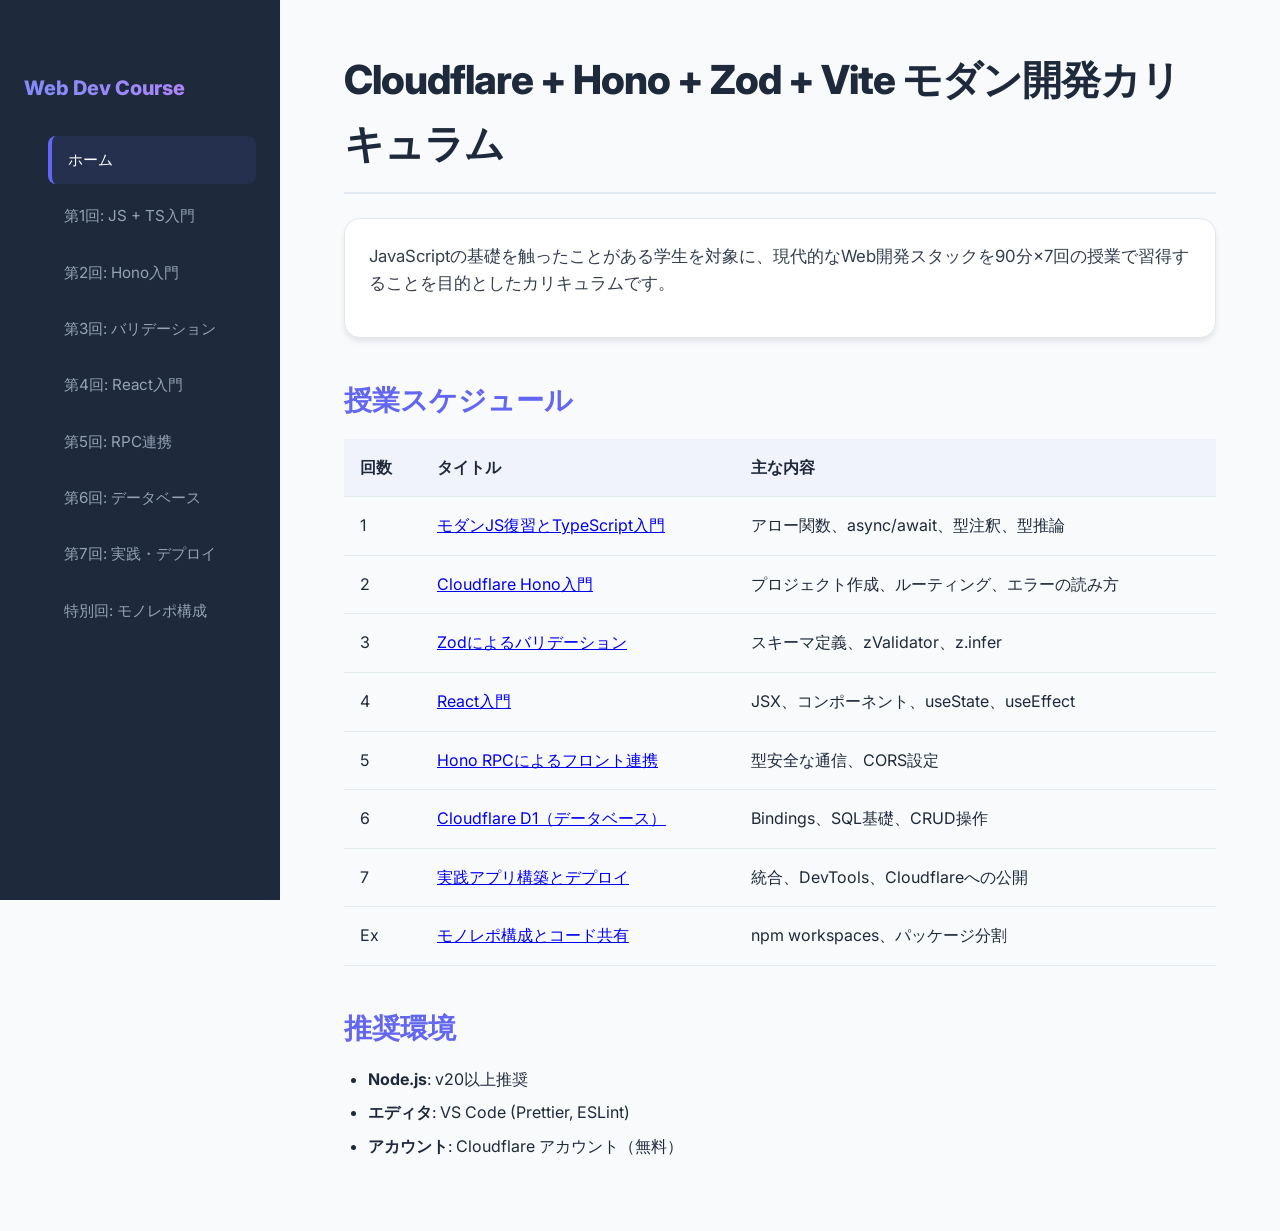
<file: curriculum/html/index.html>
<!DOCTYPE html>
<html lang="ja">
<head>
  <meta charset="UTF-8">
  <meta name="viewport" content="width=device-width, initial-scale=1.0">
  <title>モダンWeb開発カリキュラム</title>
  <link rel="stylesheet" href="style.css">
  <link rel="preconnect" href="https://fonts.googleapis.com">
  <link rel="preconnect" href="https://fonts.gstatic.com" crossorigin>
  <link href="https://fonts.googleapis.com/css2?family=Inter:wght@400;600;800&family=Outfit:wght@700;800&display=swap" rel="stylesheet">
</head>
<body>
  <nav class="sidebar">
    <h2>Web Dev Course</h2>
    <ul>
      <li><a href="index.html" class="active">ホーム</a></li>
      <li><a href="session-01.html">第1回: JS + TS入門</a></li>
      <li><a href="session-02.html">第2回: Hono入門</a></li>
      <li><a href="session-03.html">第3回: バリデーション</a></li>
      <li><a href="session-04.html">第4回: React入門</a></li>
      <li><a href="session-05.html">第5回: RPC連携</a></li>
      <li><a href="session-06.html">第6回: データベース</a></li>
      <li><a href="session-07.html">第7回: 実践・デプロイ</a></li>
      <li><a href="session-monorepo.html">特別回: モノレポ構成</a></li>
    </ul>
  </nav>

  <main>
    <h1>Cloudflare + Hono + Zod + Vite モダン開発カリキュラム</h1>

    <div class="card">
      <p>JavaScriptの基礎を触ったことがある学生を対象に、現代的なWeb開発スタックを90分×7回の授業で習得することを目的としたカリキュラムです。</p>
    </div>

    <h2>授業スケジュール</h2>
    <div class="table-wrapper">
      <table>
        <thead>
          <tr>
            <th>回数</th>
            <th>タイトル</th>
            <th>主な内容</th>
          </tr>
        </thead>
        <tbody>
          <tr>
            <td>1</td>
            <td><a href="session-01.html">モダンJS復習とTypeScript入門</a></td>
            <td>アロー関数、async/await、型注釈、型推論</td>
          </tr>
          <tr>
            <td>2</td>
            <td><a href="session-02.html">Cloudflare Hono入門</a></td>
            <td>プロジェクト作成、ルーティング、エラーの読み方</td>
          </tr>
          <tr>
            <td>3</td>
            <td><a href="session-03.html">Zodによるバリデーション</a></td>
            <td>スキーマ定義、zValidator、z.infer</td>
          </tr>
          <tr>
            <td>4</td>
            <td><a href="session-04.html">React入門</a></td>
            <td>JSX、コンポーネント、useState、useEffect</td>
          </tr>
          <tr>
            <td>5</td>
            <td><a href="session-05.html">Hono RPCによるフロント連携</a></td>
            <td>型安全な通信、CORS設定</td>
          </tr>
          <tr>
            <td>6</td>
            <td><a href="session-06.html">Cloudflare D1（データベース）</a></td>
            <td>Bindings、SQL基礎、CRUD操作</td>
          </tr>
          <tr>
            <td>7</td>
            <td><a href="session-07.html">実践アプリ構築とデプロイ</a></td>
            <td>統合、DevTools、Cloudflareへの公開</td>
          </tr>
          <tr>
            <td>Ex</td>
            <td><a href="session-monorepo.html">モノレポ構成とコード共有</a></td>
            <td>npm workspaces、パッケージ分割</td>
          </tr>
        </tbody>
      </table>
    </div>

    <h2>推奨環境</h2>
    <ul>
      <li><strong>Node.js</strong>: v20以上推奨</li>
      <li><strong>エディタ</strong>: VS Code (Prettier, ESLint)</li>
      <li><strong>アカウント</strong>: Cloudflare アカウント（無料）</li>
    </ul>
  </main>
</body>
</html>
</file>
<file: curriculum/html/style.css>
:root {
  --primary: #6366f1;
  --primary-hover: #4f46e5;
  --bg-color: #f8fafc;
  --text-color: #1e293b;
  --card-bg: #ffffff;
  --border-color: #e2e8f0;
  --sidebar-bg: #1e293b;
  --sidebar-text: #f8fafc;
  --code-bg: #1e1e1e;
}

@media (prefers-color-scheme: dark) {
  :root {
    --bg-color: #0f172a;
    --text-color: #f1f5f9;
    --card-bg: #1e293b;
    --border-color: #334155;
  }
}

* {
  box-sizing: border-box;
  margin: 0;
  padding: 0;
}

body {
  font-family: 'Inter', 'Outfit', -apple-system, BlinkMacSystemFont, "Segoe UI", Roboto, sans-serif;
  background-color: var(--bg-color);
  color: var(--text-color);
  line-height: 1.6;
  display: flex;
  min-height: 100vh;
}

/* Sidebar */
.sidebar {
  width: 280px;
  background-color: var(--sidebar-bg);
  color: var(--sidebar-text);
  padding: 2rem 1.5rem;
  position: fixed;
  height: 100vh;
  overflow-y: auto;
  z-index: 100;
  transition: transform 0.3s ease;
}

.sidebar h2 {
  font-size: 1.25rem;
  margin-bottom: 2rem;
  background: linear-gradient(to right, #818cf8, #c084fc);
  -webkit-background-clip: text;
  -webkit-text-fill-color: transparent;
  font-weight: 800;
}

.sidebar ul {
  list-style: none;
}

.sidebar li {
  margin-bottom: 0.5rem;
}

.sidebar a {
  color: #94a3b8;
  text-decoration: none;
  font-size: 0.95rem;
  display: block;
  padding: 0.75rem 1rem;
  border-radius: 0.5rem;
  transition: all 0.2s;
}

.sidebar a:hover, .sidebar a.active {
  background-color: rgba(255, 255, 255, 0.1);
  color: white;
}

.sidebar a.active {
  border-left: 4px solid var(--primary);
  background-color: rgba(99, 102, 241, 0.1);
}

/* Main Content */
main {
  flex: 1;
  margin-left: 280px;
  padding: 3rem 4rem;
  max-width: 1000px;
}

@media (max-width: 1024px) {
  .sidebar {
    width: 240px;
  }
  main {
    margin-left: 240px;
    padding: 2rem 3rem;
  }
}

@media (max-width: 768px) {
  body {
    flex-direction: column;
  }
  .sidebar {
    position: relative;
    width: 100%;
    height: auto;
    padding: 1rem;
  }
  main {
    margin-left: 0;
    padding: 1.5rem;
  }
}

h1 {
  font-size: 2.5rem;
  margin-bottom: 1.5rem;
  font-weight: 800;
  letter-spacing: -0.025em;
  border-bottom: 2px solid var(--border-color);
  padding-bottom: 1rem;
}

h2 {
  font-size: 1.75rem;
  margin-top: 2.5rem;
  margin-bottom: 1rem;
  font-weight: 700;
  color: var(--primary);
}

h3 {
  font-size: 1.25rem;
  margin-top: 1.5rem;
  margin-bottom: 0.75rem;
  font-weight: 600;
}

p {
  margin-bottom: 1rem;
  font-size: 1.05rem;
  opacity: 0.9;
}

ul, ol {
  margin-bottom: 1.5rem;
  padding-left: 1.5rem;
}

li {
  margin-bottom: 0.5rem;
}

/* Code Blocks */
pre {
  background-color: var(--code-bg);
  border-radius: 0.75rem;
  padding: 1.25rem;
  overflow-x: auto;
  margin-bottom: 1.5rem;
  box-shadow: 0 10px 15px -3px rgba(0, 0, 0, 0.1);
}

code {
  font-family: 'JetBrains Mono', 'Fira Code', monospace;
  font-size: 0.9rem;
}

/* Inline Code */
p > code {
  background-color: rgba(99, 102, 241, 0.1);
  color: var(--primary);
  padding: 0.2rem 0.4rem;
  border-radius: 0.25rem;
}

/* Alerts / Notes */
.card {
  background-color: var(--card-bg);
  border: 1px solid var(--border-color);
  padding: 1.5rem;
  border-radius: 1rem;
  margin-bottom: 2rem;
  box-shadow: 0 4px 6px -1px rgba(0, 0, 0, 0.1);
}

.alert {
  background: linear-gradient(135deg, #eff6ff 0%, #dbeafe 100%);
  border-left: 5px solid #3b82f6;
  color: #1e3a8a;
  padding: 1.25rem;
  border-radius: 0.5rem;
  margin-bottom: 1.5rem;
}

.table-wrapper {
  overflow-x: auto;
  margin-bottom: 2rem;
}

table {
  width: 100%;
  border-collapse: collapse;
}

th, td {
  padding: 1rem;
  border-bottom: 1px solid var(--border-color);
  text-align: left;
}

th {
  background-color: rgba(99, 102, 241, 0.05);
  font-weight: 700;
}

/* Animations */
@keyframes fadeIn {
  from { opacity: 0; transform: translateY(10px); }
  to { opacity: 1; transform: translateY(0); }
}

main {
  animation: fadeIn 0.5s ease-out;
}
</file>
